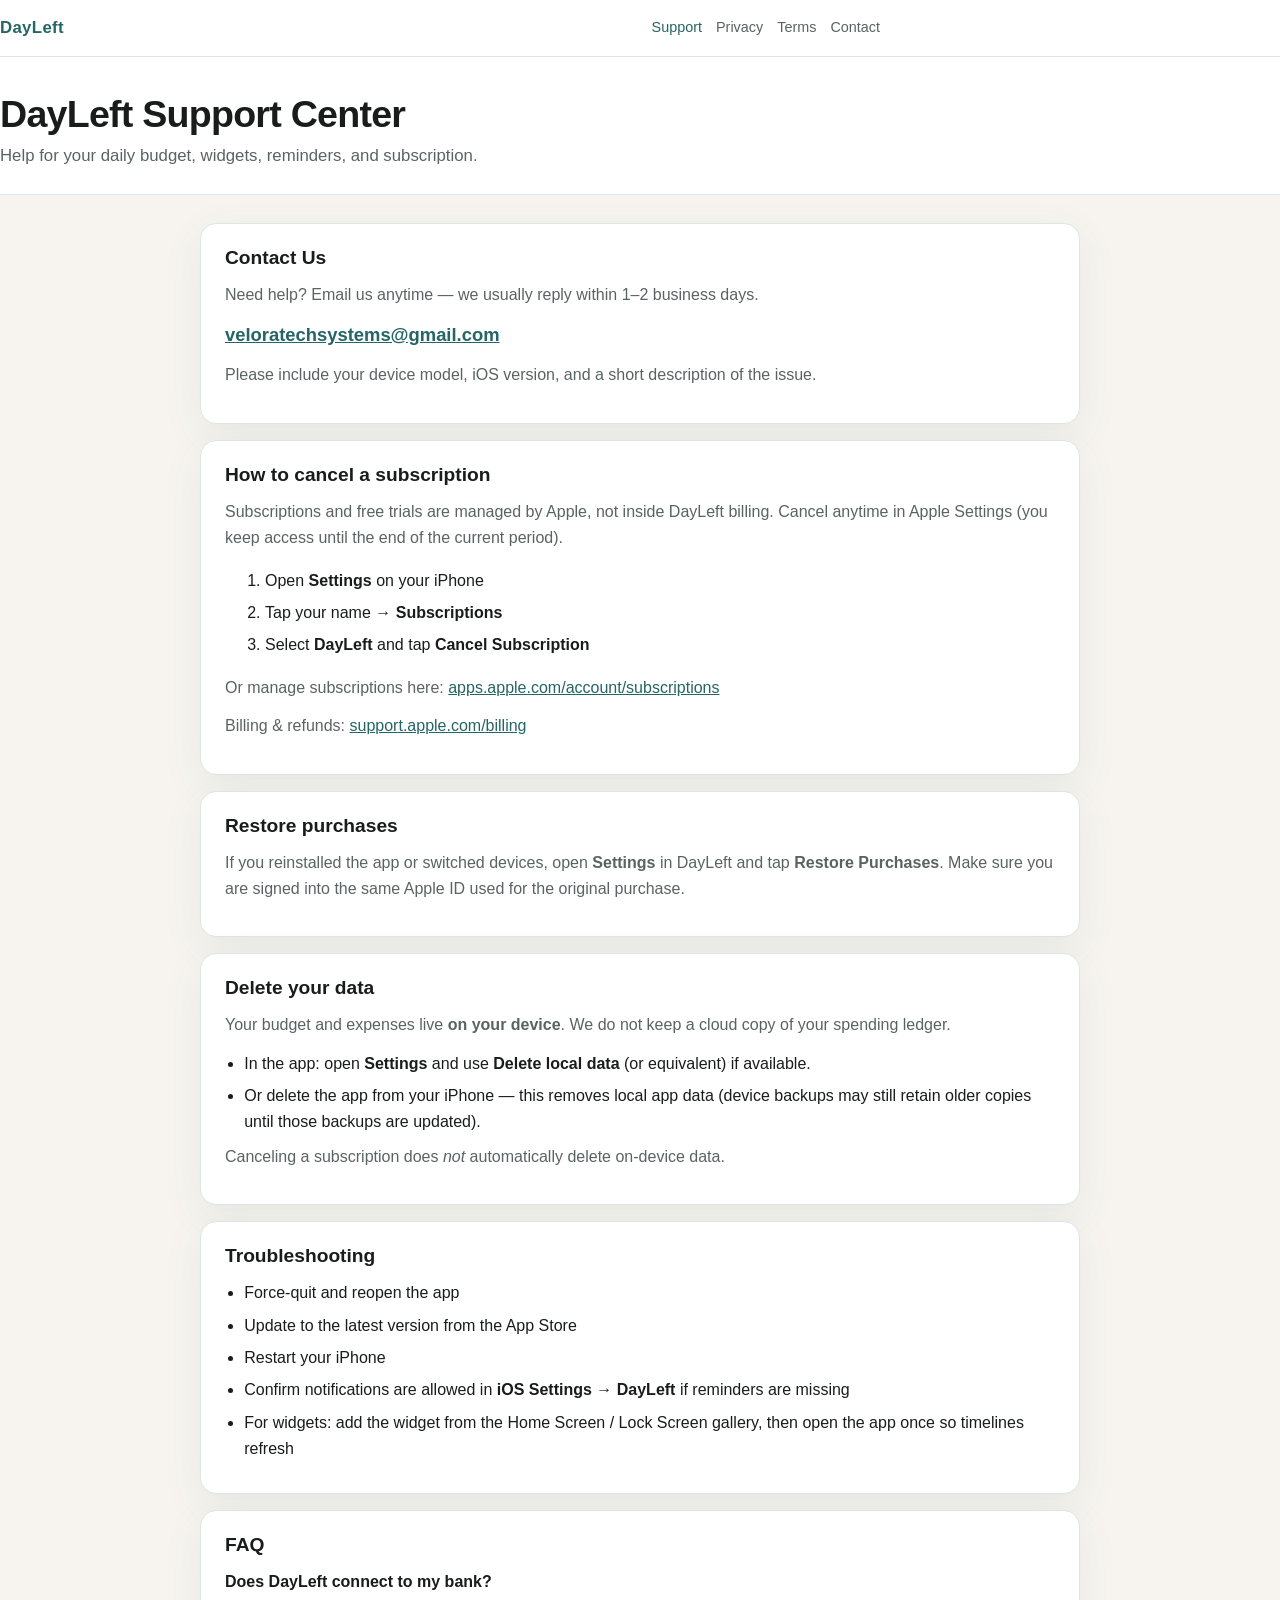
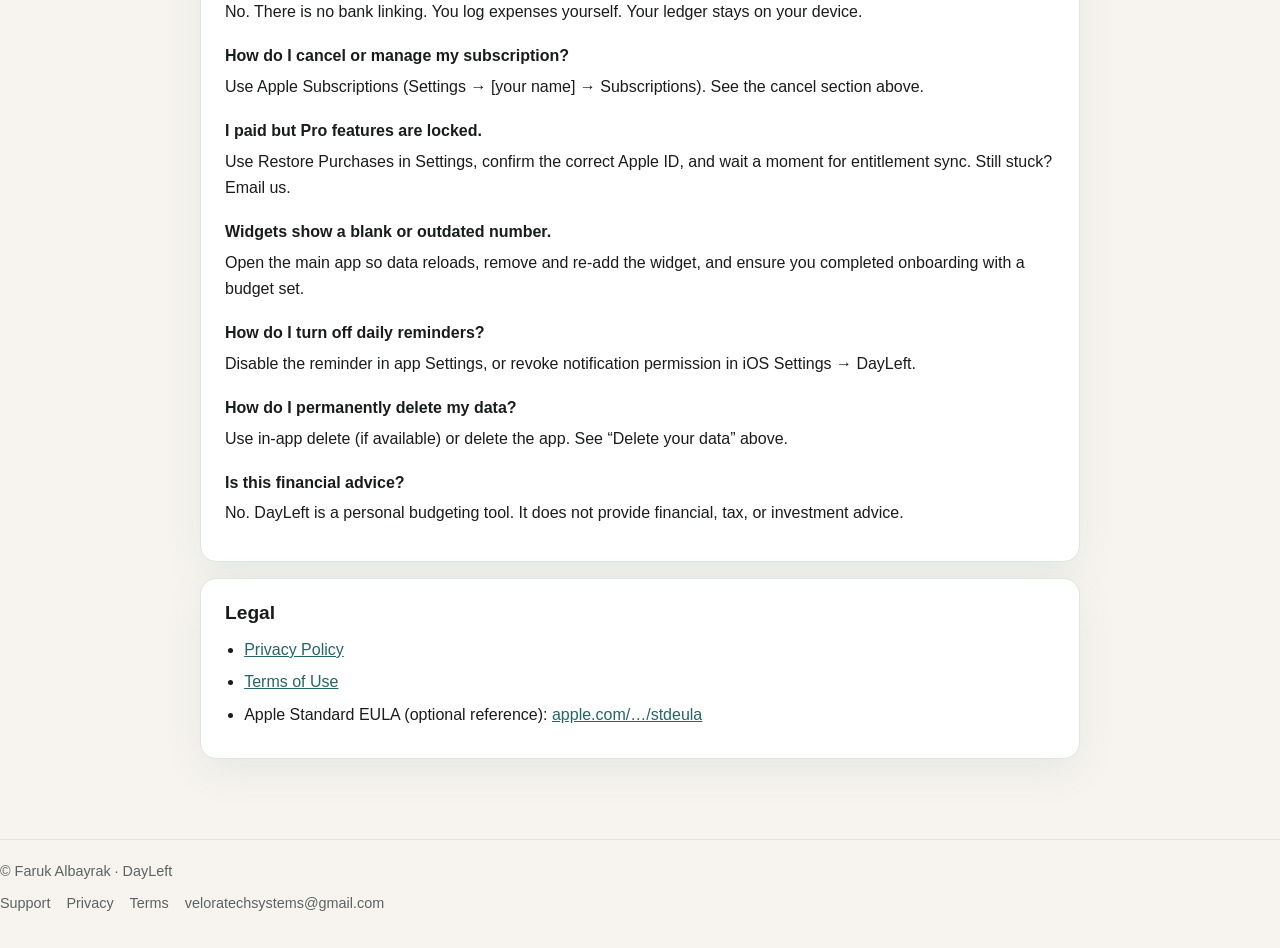
<file: index.html>
<!DOCTYPE html>
<html lang="en">
<head>
  <meta charset="utf-8" />
  <meta name="viewport" content="width=device-width, initial-scale=1" />
  <meta name="description" content="Support for DayLeft — daily budget help, subscriptions, privacy, and contact." />
  <title>DayLeft — Support</title>
  <link rel="stylesheet" href="styles.css" />
</head>
<body>
  <div class="topnav">
    <div class="wrap-wide">
      <a class="brand" href="index.html">DayLeft</a>
      <nav>
        <a href="index.html" aria-current="page">Support</a>
        <a href="privacy.html">Privacy</a>
        <a href="terms.html">Terms</a>
        <a href="mailto:veloratechsystems@gmail.com">Contact</a>
      </nav>
    </div>
  </div>

  <header class="page-header">
    <div class="wrap-wide">
      <h1>DayLeft Support Center</h1>
      <p class="subtitle">Help for your daily budget, widgets, reminders, and subscription.</p>
    </div>
  </header>

  <main class="wide">
    <section class="card">
      <h2>Contact Us</h2>
      <p class="muted">Need help? Email us anytime — we usually reply within 1–2 business days.</p>
      <p class="contact-email"><a href="mailto:veloratechsystems@gmail.com">veloratechsystems@gmail.com</a></p>
      <p class="muted">Please include your device model, iOS version, and a short description of the issue.</p>
    </section>

    <section class="card">
      <h2>How to cancel a subscription</h2>
      <p class="muted">
        Subscriptions and free trials are managed by Apple, not inside DayLeft billing.
        Cancel anytime in Apple Settings (you keep access until the end of the current period).
      </p>
      <ol>
        <li>Open <strong>Settings</strong> on your iPhone</li>
        <li>Tap your name → <strong>Subscriptions</strong></li>
        <li>Select <strong>DayLeft</strong> and tap <strong>Cancel Subscription</strong></li>
      </ol>
      <p class="muted">
        Or manage subscriptions here:
        <a href="https://apps.apple.com/account/subscriptions" rel="noopener">apps.apple.com/account/subscriptions</a>
      </p>
      <p class="muted">
        Billing &amp; refunds: <a href="https://support.apple.com/billing" rel="noopener">support.apple.com/billing</a>
      </p>
    </section>

    <section class="card">
      <h2>Restore purchases</h2>
      <p class="muted">
        If you reinstalled the app or switched devices, open <strong>Settings</strong> in DayLeft
        and tap <strong>Restore Purchases</strong>. Make sure you are signed into the same Apple ID
        used for the original purchase.
      </p>
    </section>

    <section class="card">
      <h2>Delete your data</h2>
      <p class="muted">
        Your budget and expenses live <strong>on your device</strong>. We do not keep a cloud copy of your spending ledger.
      </p>
      <ul>
        <li>In the app: open <strong>Settings</strong> and use <strong>Delete local data</strong> (or equivalent) if available.</li>
        <li>Or delete the app from your iPhone — this removes local app data (device backups may still retain older copies until those backups are updated).</li>
      </ul>
      <p class="muted">Canceling a subscription does <em>not</em> automatically delete on-device data.</p>
    </section>

    <section class="card">
      <h2>Troubleshooting</h2>
      <ul>
        <li>Force-quit and reopen the app</li>
        <li>Update to the latest version from the App Store</li>
        <li>Restart your iPhone</li>
        <li>Confirm notifications are allowed in <strong>iOS Settings → DayLeft</strong> if reminders are missing</li>
        <li>For widgets: add the widget from the Home Screen / Lock Screen gallery, then open the app once so timelines refresh</li>
      </ul>
    </section>

    <section class="card">
      <h2>FAQ</h2>

      <div class="faq-item">
        <strong>Does DayLeft connect to my bank?</strong>
        <p>No. There is no bank linking. You log expenses yourself. Your ledger stays on your device.</p>
      </div>

      <div class="faq-item">
        <strong>How do I cancel or manage my subscription?</strong>
        <p>Use Apple Subscriptions (Settings → [your name] → Subscriptions). See the cancel section above.</p>
      </div>

      <div class="faq-item">
        <strong>I paid but Pro features are locked.</strong>
        <p>Use Restore Purchases in Settings, confirm the correct Apple ID, and wait a moment for entitlement sync. Still stuck? Email us.</p>
      </div>

      <div class="faq-item">
        <strong>Widgets show a blank or outdated number.</strong>
        <p>Open the main app so data reloads, remove and re-add the widget, and ensure you completed onboarding with a budget set.</p>
      </div>

      <div class="faq-item">
        <strong>How do I turn off daily reminders?</strong>
        <p>Disable the reminder in app Settings, or revoke notification permission in iOS Settings → DayLeft.</p>
      </div>

      <div class="faq-item">
        <strong>How do I permanently delete my data?</strong>
        <p>Use in-app delete (if available) or delete the app. See “Delete your data” above.</p>
      </div>

      <div class="faq-item">
        <strong>Is this financial advice?</strong>
        <p>No. DayLeft is a personal budgeting tool. It does not provide financial, tax, or investment advice.</p>
      </div>
    </section>

    <section class="card">
      <h2>Legal</h2>
      <ul>
        <li><a href="privacy.html">Privacy Policy</a></li>
        <li><a href="terms.html">Terms of Use</a></li>
        <li>Apple Standard EULA (optional reference):
          <a href="https://www.apple.com/legal/internet-services/itunes/dev/stdeula/" rel="noopener">apple.com/…/stdeula</a>
        </li>
      </ul>
    </section>
  </main>

  <footer>
    <div class="wrap-wide">
      <div>© Faruk Albayrak · DayLeft</div>
      <div class="links">
        <a href="index.html">Support</a>
        <a href="privacy.html">Privacy</a>
        <a href="terms.html">Terms</a>
        <a href="mailto:veloratechsystems@gmail.com">veloratechsystems@gmail.com</a>
      </div>
    </div>
  </footer>
</body>
</html>
</file>
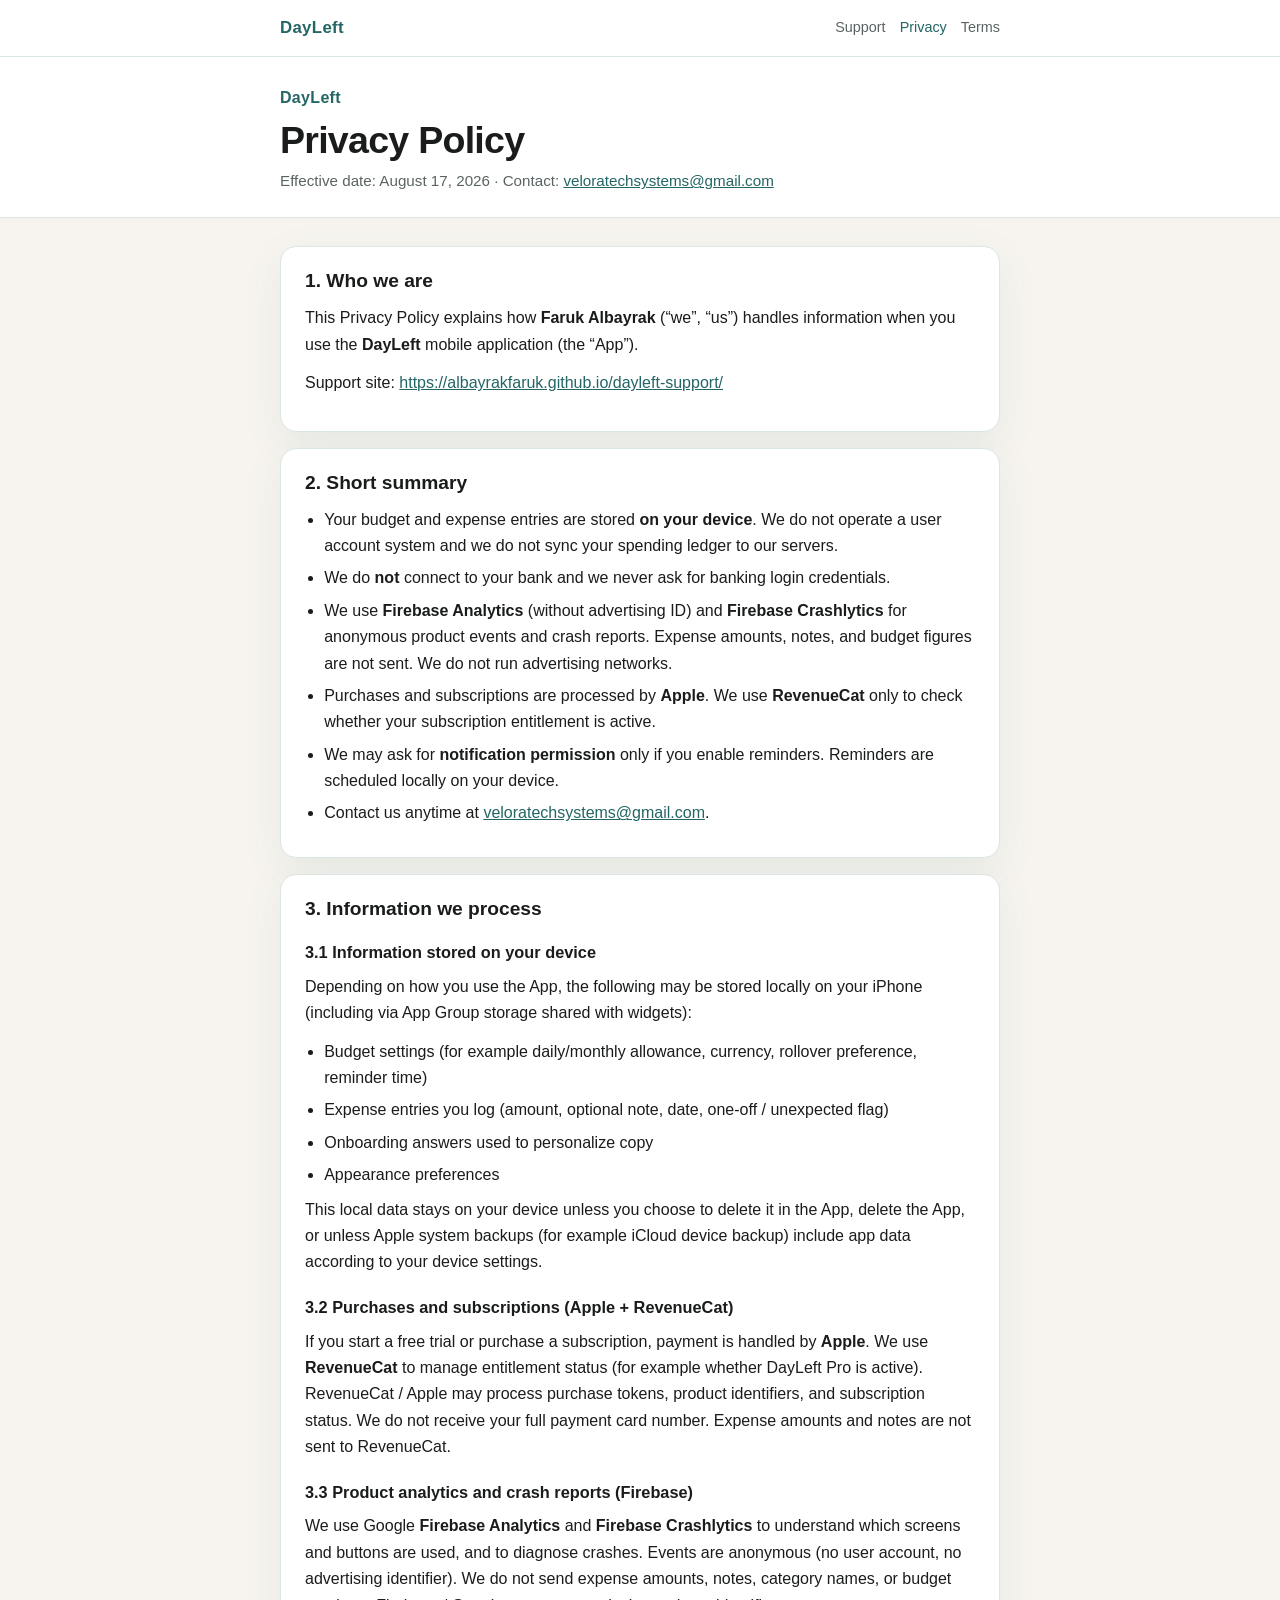
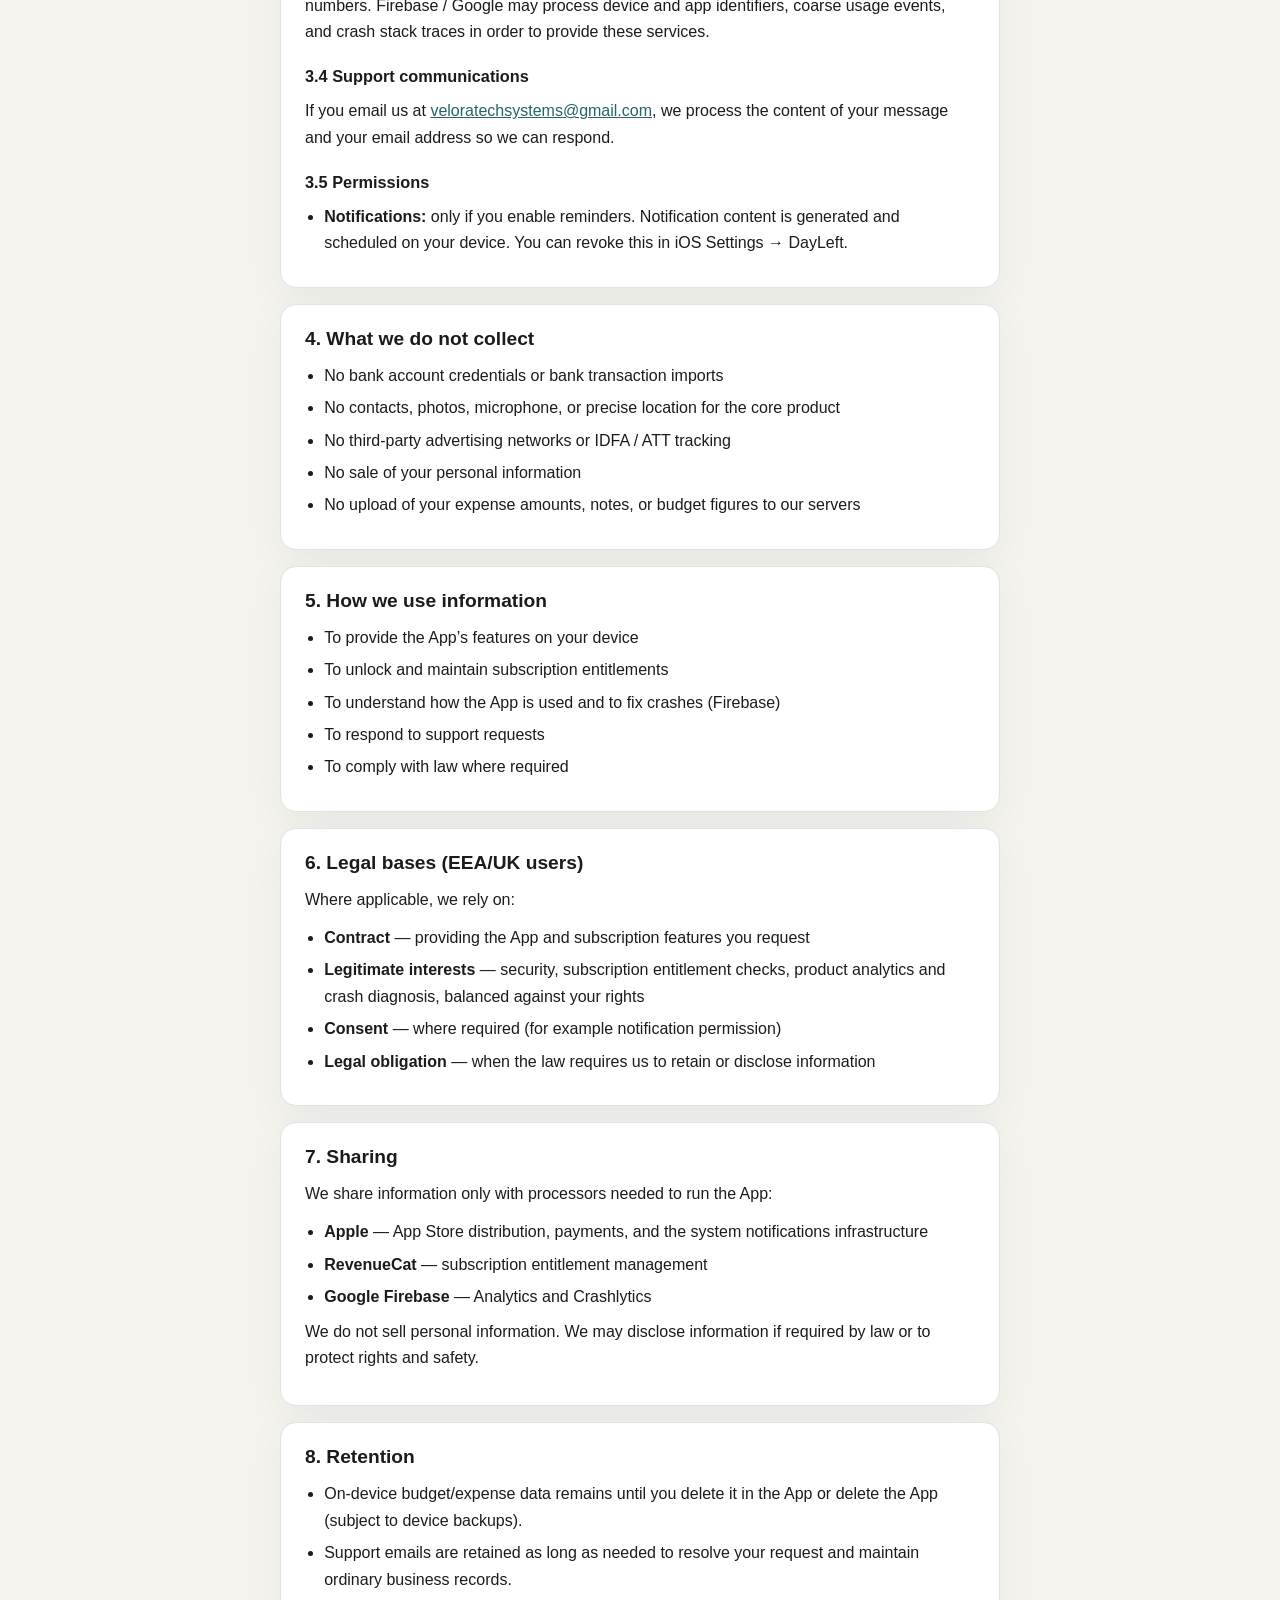
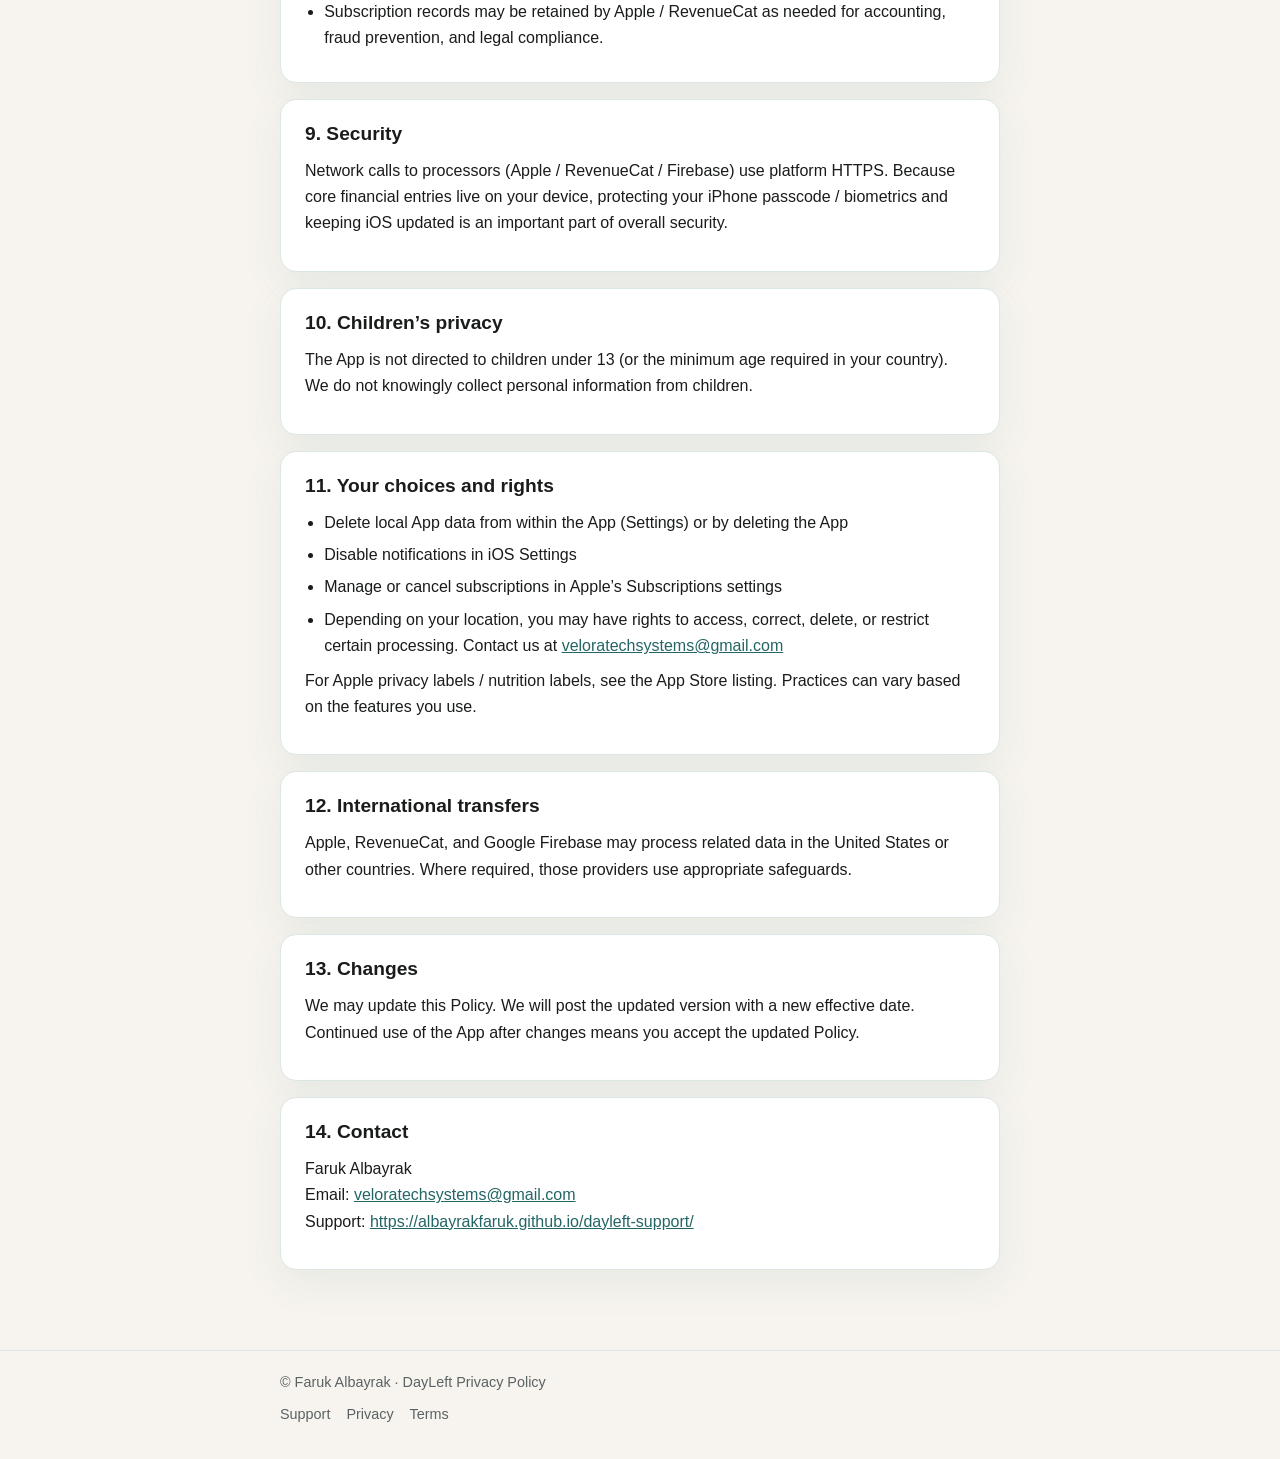
<file: privacy.html>
<!DOCTYPE html>
<html lang="en">
<head>
  <meta charset="utf-8" />
  <meta name="viewport" content="width=device-width, initial-scale=1" />
  <meta name="description" content="Privacy Policy for DayLeft." />
  <title>Privacy Policy — DayLeft</title>
  <link rel="stylesheet" href="styles.css" />
</head>
<body>
  <div class="topnav">
    <div class="wrap">
      <a class="brand" href="index.html">DayLeft</a>
      <nav>
        <a href="index.html">Support</a>
        <a href="privacy.html" aria-current="page">Privacy</a>
        <a href="terms.html">Terms</a>
      </nav>
    </div>
  </div>

  <header class="page-header">
    <div class="wrap">
      <div class="brand-mark">DayLeft</div>
      <h1>Privacy Policy</h1>
      <div class="meta">Effective date: August 17, 2026 · Contact: <a href="mailto:veloratechsystems@gmail.com">veloratechsystems@gmail.com</a></div>
    </div>
  </header>

  <main>
    <section class="card">
      <h2>1. Who we are</h2>
      <p>
        This Privacy Policy explains how <strong>Faruk Albayrak</strong> (“we”, “us”) handles information
        when you use the <strong>DayLeft</strong> mobile application (the “App”).
      </p>
      <p>
        Support site:
        <a href="https://albayrakfaruk.github.io/dayleft-support/">https://albayrakfaruk.github.io/dayleft-support/</a>
      </p>
    </section>

    <section class="card">
      <h2>2. Short summary</h2>
      <ul>
        <li>Your budget and expense entries are stored <strong>on your device</strong>. We do not operate a user account system and we do not sync your spending ledger to our servers.</li>
        <li>We do <strong>not</strong> connect to your bank and we never ask for banking login credentials.</li>
        <li>We use <strong>Firebase Analytics</strong> (without advertising ID) and <strong>Firebase Crashlytics</strong> for anonymous product events and crash reports. Expense amounts, notes, and budget figures are not sent. We do not run advertising networks.</li>
        <li>Purchases and subscriptions are processed by <strong>Apple</strong>. We use <strong>RevenueCat</strong> only to check whether your subscription entitlement is active.</li>
        <li>We may ask for <strong>notification permission</strong> only if you enable reminders. Reminders are scheduled locally on your device.</li>
        <li>Contact us anytime at <a href="mailto:veloratechsystems@gmail.com">veloratechsystems@gmail.com</a>.</li>
      </ul>
    </section>

    <section class="card">
      <h2>3. Information we process</h2>
      <h3>3.1 Information stored on your device</h3>
      <p>Depending on how you use the App, the following may be stored locally on your iPhone (including via App Group storage shared with widgets):</p>
      <ul>
        <li>Budget settings (for example daily/monthly allowance, currency, rollover preference, reminder time)</li>
        <li>Expense entries you log (amount, optional note, date, one-off / unexpected flag)</li>
        <li>Onboarding answers used to personalize copy</li>
        <li>Appearance preferences</li>
      </ul>
      <p>This local data stays on your device unless you choose to delete it in the App, delete the App, or unless Apple system backups (for example iCloud device backup) include app data according to your device settings.</p>

      <h3>3.2 Purchases and subscriptions (Apple + RevenueCat)</h3>
      <p>
        If you start a free trial or purchase a subscription, payment is handled by <strong>Apple</strong>.
        We use <strong>RevenueCat</strong> to manage entitlement status (for example whether DayLeft Pro is active).
        RevenueCat / Apple may process purchase tokens, product identifiers, and subscription status.
        We do not receive your full payment card number. Expense amounts and notes are not sent to RevenueCat.
      </p>

      <h3>3.3 Product analytics and crash reports (Firebase)</h3>
      <p>
        We use Google <strong>Firebase Analytics</strong> and <strong>Firebase Crashlytics</strong> to understand which screens and buttons are used, and to diagnose crashes.
        Events are anonymous (no user account, no advertising identifier). We do not send expense amounts, notes, category names, or budget numbers.
        Firebase / Google may process device and app identifiers, coarse usage events, and crash stack traces in order to provide these services.
      </p>

      <h3>3.4 Support communications</h3>
      <p>
        If you email us at <a href="mailto:veloratechsystems@gmail.com">veloratechsystems@gmail.com</a>, we process the content of your
        message and your email address so we can respond.
      </p>

      <h3>3.5 Permissions</h3>
      <ul>
        <li><strong>Notifications:</strong> only if you enable reminders. Notification content is generated and scheduled on your device. You can revoke this in iOS Settings → DayLeft.</li>
      </ul>
    </section>

    <section class="card">
      <h2>4. What we do not collect</h2>
      <ul>
        <li>No bank account credentials or bank transaction imports</li>
        <li>No contacts, photos, microphone, or precise location for the core product</li>
        <li>No third-party advertising networks or IDFA / ATT tracking</li>
        <li>No sale of your personal information</li>
        <li>No upload of your expense amounts, notes, or budget figures to our servers</li>
      </ul>
    </section>

    <section class="card">
      <h2>5. How we use information</h2>
      <ul>
        <li>To provide the App’s features on your device</li>
        <li>To unlock and maintain subscription entitlements</li>
        <li>To understand how the App is used and to fix crashes (Firebase)</li>
        <li>To respond to support requests</li>
        <li>To comply with law where required</li>
      </ul>
    </section>

    <section class="card">
      <h2>6. Legal bases (EEA/UK users)</h2>
      <p>Where applicable, we rely on:</p>
      <ul>
        <li><strong>Contract</strong> — providing the App and subscription features you request</li>
        <li><strong>Legitimate interests</strong> — security, subscription entitlement checks, product analytics and crash diagnosis, balanced against your rights</li>
        <li><strong>Consent</strong> — where required (for example notification permission)</li>
        <li><strong>Legal obligation</strong> — when the law requires us to retain or disclose information</li>
      </ul>
    </section>

    <section class="card">
      <h2>7. Sharing</h2>
      <p>We share information only with processors needed to run the App:</p>
      <ul>
        <li><strong>Apple</strong> — App Store distribution, payments, and the system notifications infrastructure</li>
        <li><strong>RevenueCat</strong> — subscription entitlement management</li>
        <li><strong>Google Firebase</strong> — Analytics and Crashlytics</li>
      </ul>
      <p>We do not sell personal information. We may disclose information if required by law or to protect rights and safety.</p>
    </section>

    <section class="card">
      <h2>8. Retention</h2>
      <ul>
        <li>On-device budget/expense data remains until you delete it in the App or delete the App (subject to device backups).</li>
        <li>Support emails are retained as long as needed to resolve your request and maintain ordinary business records.</li>
        <li>Subscription records may be retained by Apple / RevenueCat as needed for accounting, fraud prevention, and legal compliance.</li>
      </ul>
    </section>

    <section class="card">
      <h2>9. Security</h2>
      <p>
        Network calls to processors (Apple / RevenueCat / Firebase) use platform HTTPS.
        Because core financial entries live on your device, protecting your iPhone passcode / biometrics and
        keeping iOS updated is an important part of overall security.
      </p>
    </section>

    <section class="card">
      <h2>10. Children’s privacy</h2>
      <p>
        The App is not directed to children under 13 (or the minimum age required in your country).
        We do not knowingly collect personal information from children.
      </p>
    </section>

    <section class="card">
      <h2>11. Your choices and rights</h2>
      <ul>
        <li>Delete local App data from within the App (Settings) or by deleting the App</li>
        <li>Disable notifications in iOS Settings</li>
        <li>Manage or cancel subscriptions in Apple’s Subscriptions settings</li>
        <li>Depending on your location, you may have rights to access, correct, delete, or restrict certain processing. Contact us at <a href="mailto:veloratechsystems@gmail.com">veloratechsystems@gmail.com</a></li>
      </ul>
      <p>
        For Apple privacy labels / nutrition labels, see the App Store listing. Practices can vary based on the features you use.
      </p>
    </section>

    <section class="card">
      <h2>12. International transfers</h2>
      <p>
        Apple, RevenueCat, and Google Firebase may process related data in the United States or other countries.
        Where required, those providers use appropriate safeguards.
      </p>
    </section>

    <section class="card">
      <h2>13. Changes</h2>
      <p>
        We may update this Policy. We will post the updated version with a new effective date.
        Continued use of the App after changes means you accept the updated Policy.
      </p>
    </section>

    <section class="card">
      <h2>14. Contact</h2>
      <p>
        Faruk Albayrak<br />
        Email: <a href="mailto:veloratechsystems@gmail.com">veloratechsystems@gmail.com</a><br />
        Support:
        <a href="https://albayrakfaruk.github.io/dayleft-support/">https://albayrakfaruk.github.io/dayleft-support/</a>
      </p>
    </section>
  </main>

  <footer>
    <div class="wrap">
      <div>© Faruk Albayrak · DayLeft Privacy Policy</div>
      <div class="links">
        <a href="index.html">Support</a>
        <a href="privacy.html">Privacy</a>
        <a href="terms.html">Terms</a>
      </div>
    </div>
  </footer>
</body>
</html>
</file>
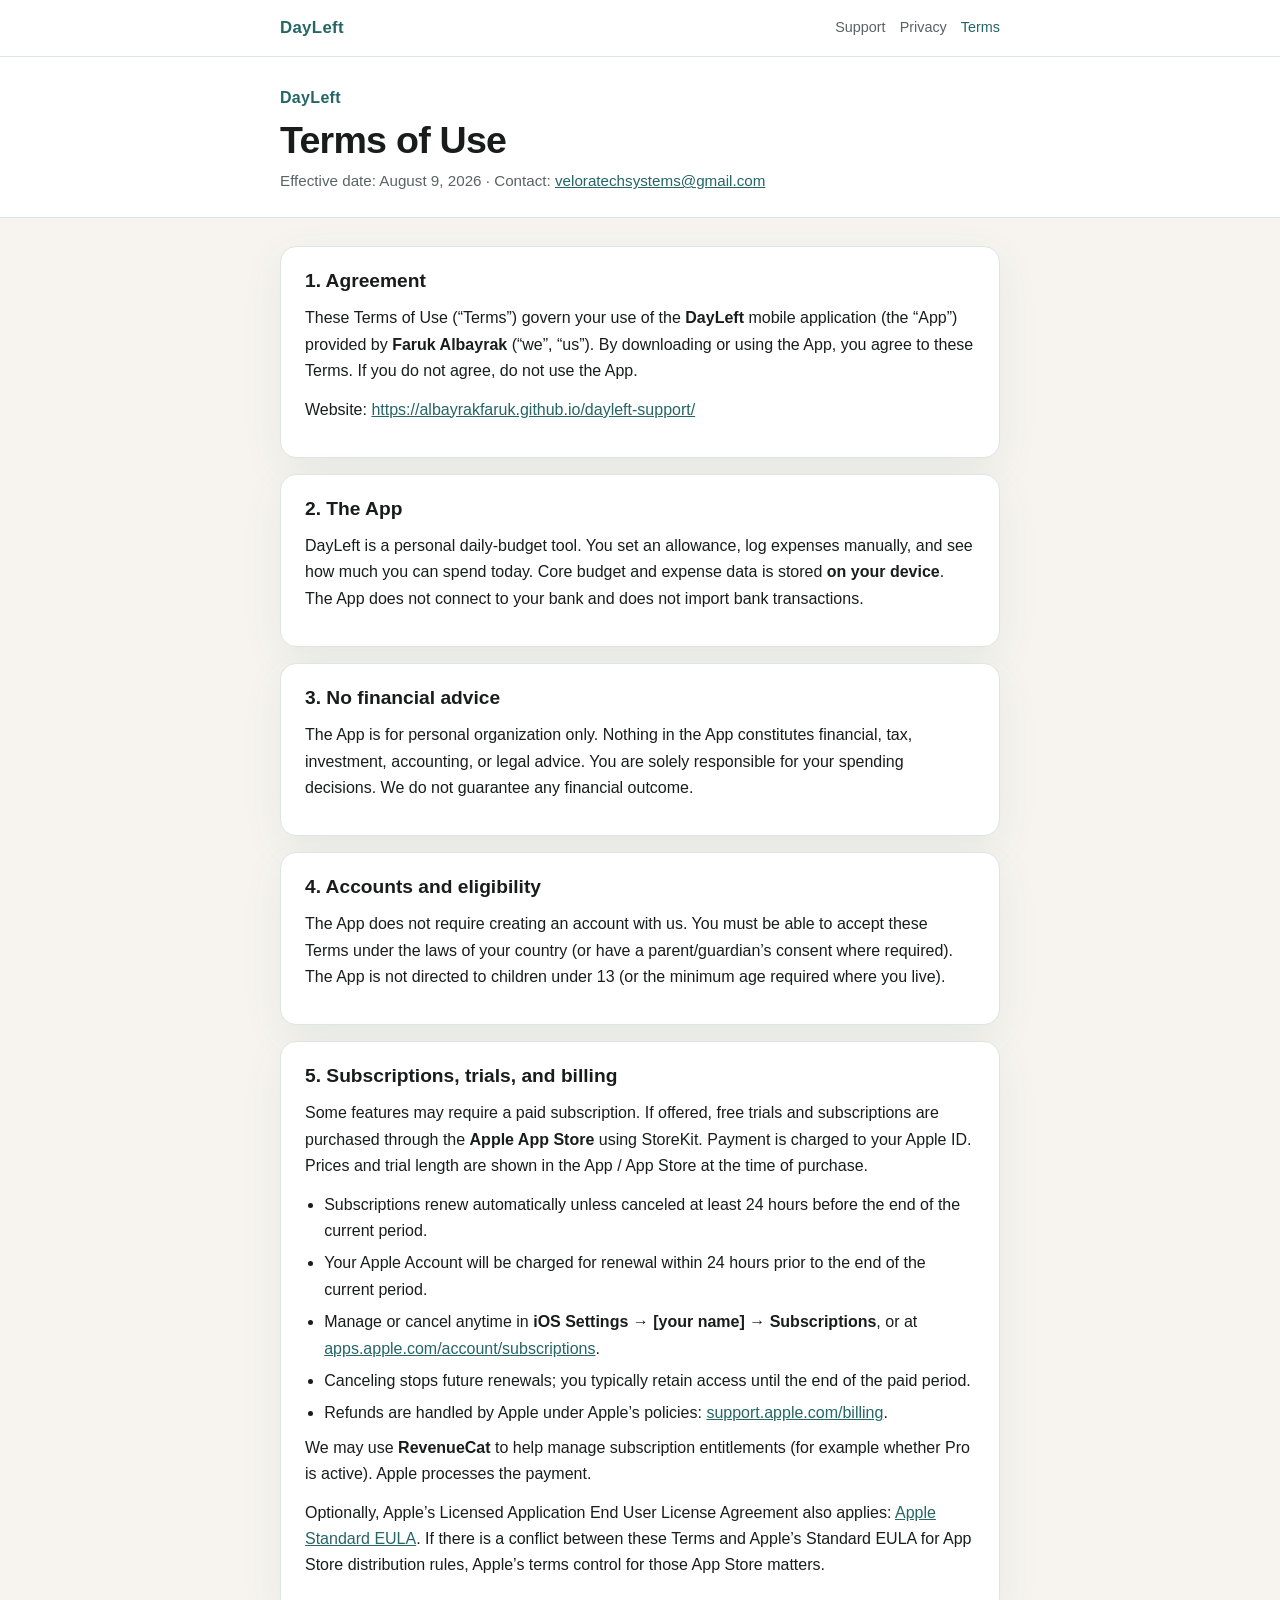
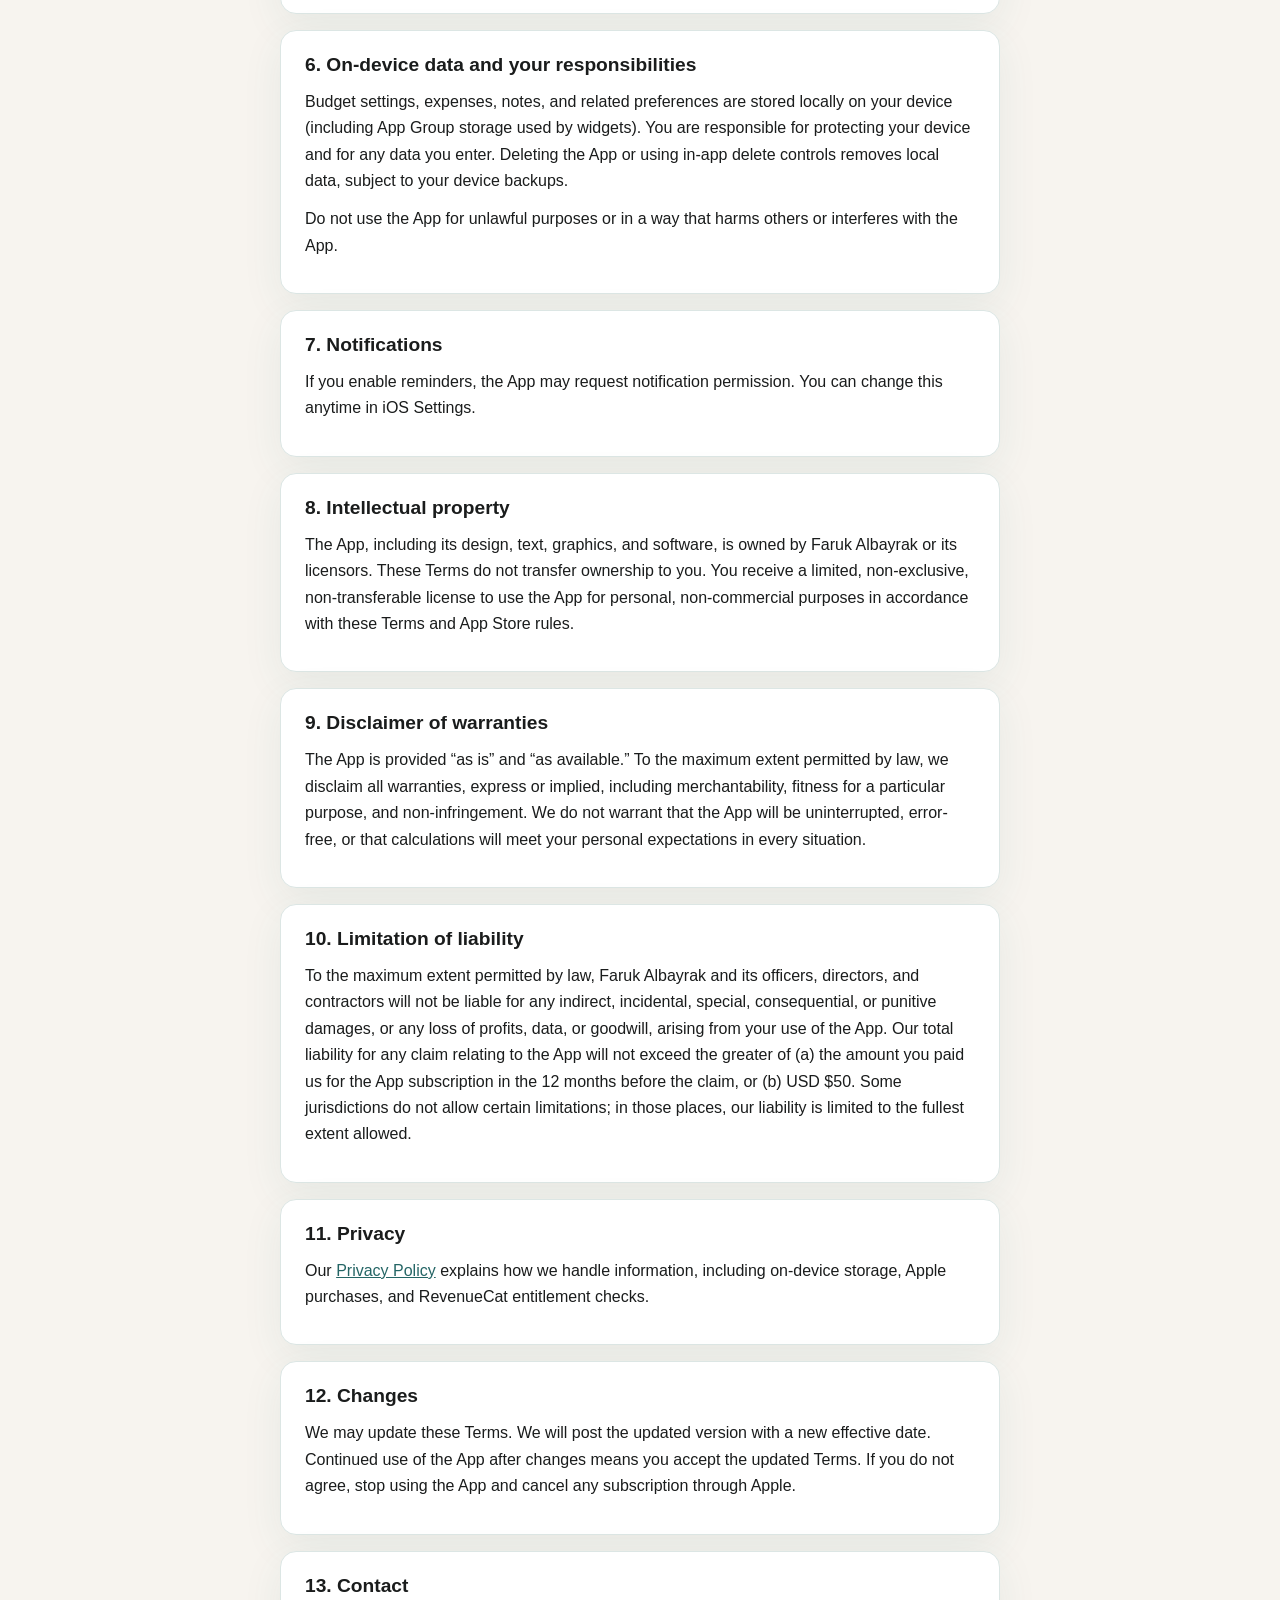
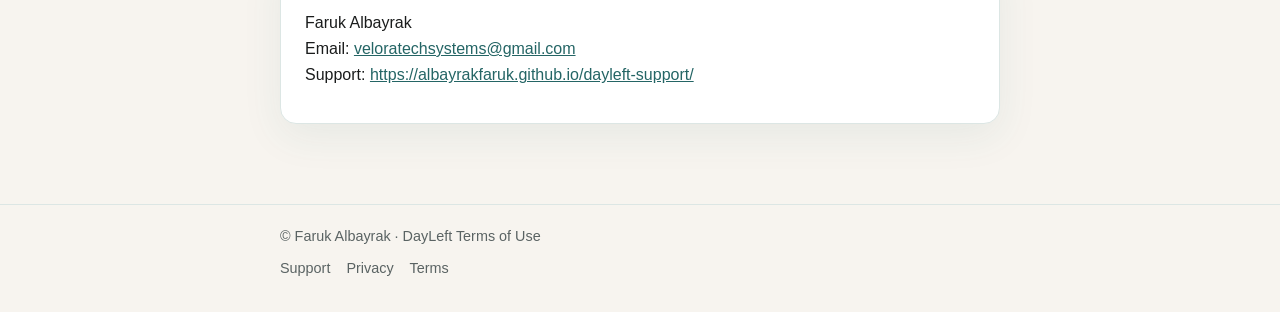
<file: terms.html>
<!DOCTYPE html>
<html lang="en">
<head>
  <meta charset="utf-8" />
  <meta name="viewport" content="width=device-width, initial-scale=1" />
  <meta name="description" content="Terms of Use for DayLeft." />
  <title>Terms of Use — DayLeft</title>
  <link rel="stylesheet" href="styles.css" />
</head>
<body>
  <div class="topnav">
    <div class="wrap">
      <a class="brand" href="index.html">DayLeft</a>
      <nav>
        <a href="index.html">Support</a>
        <a href="privacy.html">Privacy</a>
        <a href="terms.html" aria-current="page">Terms</a>
      </nav>
    </div>
  </div>

  <header class="page-header">
    <div class="wrap">
      <div class="brand-mark">DayLeft</div>
      <h1>Terms of Use</h1>
      <div class="meta">Effective date: August 9, 2026 · Contact: <a href="mailto:veloratechsystems@gmail.com">veloratechsystems@gmail.com</a></div>
    </div>
  </header>

  <main>
    <section class="card">
      <h2>1. Agreement</h2>
      <p>
        These Terms of Use (“Terms”) govern your use of the <strong>DayLeft</strong> mobile application
        (the “App”) provided by <strong>Faruk Albayrak</strong> (“we”, “us”).
        By downloading or using the App, you agree to these Terms.
        If you do not agree, do not use the App.
      </p>
      <p>Website: <a href="https://albayrakfaruk.github.io/dayleft-support/">https://albayrakfaruk.github.io/dayleft-support/</a></p>
    </section>

    <section class="card">
      <h2>2. The App</h2>
      <p>
        DayLeft is a personal daily-budget tool. You set an allowance, log expenses manually,
        and see how much you can spend today. Core budget and expense data is stored
        <strong>on your device</strong>. The App does not connect to your bank and does not import bank transactions.
      </p>
    </section>

    <section class="card">
      <h2>3. No financial advice</h2>
      <p>
        The App is for personal organization only. Nothing in the App constitutes financial, tax, investment,
        accounting, or legal advice. You are solely responsible for your spending decisions.
        We do not guarantee any financial outcome.
      </p>
    </section>

    <section class="card">
      <h2>4. Accounts and eligibility</h2>
      <p>
        The App does not require creating an account with us. You must be able to accept these Terms
        under the laws of your country (or have a parent/guardian’s consent where required).
        The App is not directed to children under 13 (or the minimum age required where you live).
      </p>
    </section>

    <section class="card">
      <h2>5. Subscriptions, trials, and billing</h2>
      <p>
        Some features may require a paid subscription. If offered, free trials and subscriptions are purchased
        through the <strong>Apple App Store</strong> using StoreKit. Payment is charged to your Apple ID.
        Prices and trial length are shown in the App / App Store at the time of purchase.
      </p>
      <ul>
        <li>Subscriptions renew automatically unless canceled at least 24 hours before the end of the current period.</li>
        <li>Your Apple Account will be charged for renewal within 24 hours prior to the end of the current period.</li>
        <li>Manage or cancel anytime in <strong>iOS Settings → [your name] → Subscriptions</strong>, or at
          <a href="https://apps.apple.com/account/subscriptions" rel="noopener">apps.apple.com/account/subscriptions</a>.</li>
        <li>Canceling stops future renewals; you typically retain access until the end of the paid period.</li>
        <li>Refunds are handled by Apple under Apple’s policies:
          <a href="https://support.apple.com/billing" rel="noopener">support.apple.com/billing</a>.</li>
      </ul>
      <p>
        We may use <strong>RevenueCat</strong> to help manage subscription entitlements (for example whether Pro is active).
        Apple processes the payment.
      </p>
      <p>
        Optionally, Apple’s Licensed Application End User License Agreement also applies:
        <a href="https://www.apple.com/legal/internet-services/itunes/dev/stdeula/" rel="noopener">Apple Standard EULA</a>.
        If there is a conflict between these Terms and Apple’s Standard EULA for App Store distribution rules,
        Apple’s terms control for those App Store matters.
      </p>
    </section>

    <section class="card">
      <h2>6. On-device data and your responsibilities</h2>
      <p>
        Budget settings, expenses, notes, and related preferences are stored locally on your device
        (including App Group storage used by widgets). You are responsible for protecting your device
        and for any data you enter. Deleting the App or using in-app delete controls removes local data,
        subject to your device backups.
      </p>
      <p>Do not use the App for unlawful purposes or in a way that harms others or interferes with the App.</p>
    </section>

    <section class="card">
      <h2>7. Notifications</h2>
      <p>
        If you enable reminders, the App may request notification permission.
        You can change this anytime in iOS Settings.
      </p>
    </section>

    <section class="card">
      <h2>8. Intellectual property</h2>
      <p>
        The App, including its design, text, graphics, and software, is owned by Faruk Albayrak or its licensors.
        These Terms do not transfer ownership to you. You receive a limited, non-exclusive, non-transferable
        license to use the App for personal, non-commercial purposes in accordance with these Terms and App Store rules.
      </p>
    </section>

    <section class="card">
      <h2>9. Disclaimer of warranties</h2>
      <p>
        The App is provided “as is” and “as available.” To the maximum extent permitted by law,
        we disclaim all warranties, express or implied, including merchantability, fitness for a particular purpose,
        and non-infringement. We do not warrant that the App will be uninterrupted, error-free, or that
        calculations will meet your personal expectations in every situation.
      </p>
    </section>

    <section class="card">
      <h2>10. Limitation of liability</h2>
      <p>
        To the maximum extent permitted by law, Faruk Albayrak and its officers, directors, and contractors
        will not be liable for any indirect, incidental, special, consequential, or punitive damages,
        or any loss of profits, data, or goodwill, arising from your use of the App.
        Our total liability for any claim relating to the App will not exceed the greater of
        (a) the amount you paid us for the App subscription in the 12 months before the claim, or (b) USD $50.
        Some jurisdictions do not allow certain limitations; in those places, our liability is limited to the fullest extent allowed.
      </p>
    </section>

    <section class="card">
      <h2>11. Privacy</h2>
      <p>
        Our <a href="privacy.html">Privacy Policy</a> explains how we handle information,
        including on-device storage, Apple purchases, and RevenueCat entitlement checks.
      </p>
    </section>

    <section class="card">
      <h2>12. Changes</h2>
      <p>
        We may update these Terms. We will post the updated version with a new effective date.
        Continued use of the App after changes means you accept the updated Terms.
        If you do not agree, stop using the App and cancel any subscription through Apple.
      </p>
    </section>

    <section class="card">
      <h2>13. Contact</h2>
      <p>
        Faruk Albayrak<br />
        Email: <a href="mailto:veloratechsystems@gmail.com">veloratechsystems@gmail.com</a><br />
        Support: <a href="https://albayrakfaruk.github.io/dayleft-support/">https://albayrakfaruk.github.io/dayleft-support/</a>
      </p>
    </section>
  </main>

  <footer>
    <div class="wrap">
      <div>© Faruk Albayrak · DayLeft Terms of Use</div>
      <div class="links">
        <a href="index.html">Support</a>
        <a href="privacy.html">Privacy</a>
        <a href="terms.html">Terms</a>
      </div>
    </div>
  </footer>
</body>
</html>
</file>
<file: styles.css>
:root {
  color-scheme: light;
  --bg: #F7F4EF;
  --ink: #1a1c1c;
  --muted: #5a6363;
  --accent: #246565;
  --accent-soft: #e8f3f2;
  --card: #ffffff;
  --line: #dce6e4;
  --shadow: 0 12px 40px rgba(36, 101, 101, 0.08);
}

* { box-sizing: border-box; }

body {
  margin: 0;
  font-family: -apple-system, BlinkMacSystemFont, "Segoe UI", Helvetica, Arial, sans-serif;
  background: var(--bg);
  color: var(--ink);
  line-height: 1.65;
}

a { color: var(--accent); }
a:hover { text-decoration: underline; }

.wrap,
header .wrap,
main,
footer .wrap {
  width: min(720px, calc(100% - 40px));
  margin: 0 auto;
}

.wrap-wide,
main.wide {
  width: min(880px, calc(100% - 32px));
}

/* Top nav */
.topnav {
  background: var(--card);
  border-bottom: 1px solid var(--line);
  padding: 14px 0;
  position: sticky;
  top: 0;
  z-index: 10;
}

.topnav .wrap,
.topnav .wrap-wide {
  display: flex;
  align-items: center;
  justify-content: space-between;
  gap: 16px;
  flex-wrap: wrap;
}

.topnav .brand {
  color: var(--accent);
  font-weight: 700;
  letter-spacing: 0.02em;
  text-decoration: none;
  font-size: 1.05rem;
}

.topnav nav {
  display: flex;
  flex-wrap: wrap;
  gap: 6px 14px;
  font-size: 0.9rem;
}

.topnav nav a {
  color: var(--muted);
  text-decoration: none;
  font-weight: 500;
}

.topnav nav a:hover,
.topnav nav a[aria-current="page"] {
  color: var(--accent);
}

/* Page header */
.page-header {
  background: var(--card);
  border-bottom: 1px solid var(--line);
  padding: 28px 0 24px;
}

.page-header .brand-mark {
  color: var(--accent);
  font-weight: 700;
  letter-spacing: 0.02em;
  margin-bottom: 4px;
}

.page-header h1 {
  margin: 8px 0 6px;
  font-size: clamp(1.75rem, 5vw, 2.35rem);
  line-height: 1.15;
  letter-spacing: -0.02em;
}

.page-header .subtitle {
  margin: 0;
  color: var(--muted);
  font-size: 1.05rem;
}

.page-header .meta {
  color: var(--muted);
  font-size: 0.95rem;
}

.langs {
  margin-top: 14px;
  display: flex;
  gap: 10px;
}

.langs a {
  font-size: 0.85rem;
  color: var(--accent);
  text-decoration: none;
  border: 1px solid var(--line);
  background: var(--bg);
  padding: 6px 12px;
  border-radius: 999px;
  font-weight: 600;
}

.langs a[aria-current="page"] {
  background: var(--accent-soft);
  border-color: #b7d5d2;
}

/* Main */
main {
  padding: 28px 0 64px;
}

.note {
  background: var(--accent-soft);
  border: 1px solid #cfe3e1;
  color: #1f4d4d;
  border-radius: 12px;
  padding: 14px 16px;
  margin-bottom: 18px;
  font-size: 0.95rem;
}

.note code {
  font-size: 0.88em;
  background: rgba(255, 255, 255, 0.7);
  padding: 1px 5px;
  border-radius: 4px;
}

section.card {
  background: var(--card);
  border: 1px solid var(--line);
  border-radius: 16px;
  padding: 22px 24px;
  margin-bottom: 16px;
  box-shadow: var(--shadow);
}

section.card h2 {
  margin: 0 0 12px;
  font-size: 1.2rem;
  line-height: 1.25;
}

section.card h3 {
  margin: 18px 0 8px;
  font-size: 1.02rem;
}

section.card p {
  margin: 0 0 12px;
  color: var(--ink);
}

section.card p.muted,
.muted {
  color: var(--muted);
}

section.card ul {
  margin: 0 0 8px;
  padding-left: 1.2rem;
}

section.card li {
  margin-bottom: 6px;
}

.faq-item {
  margin-bottom: 18px;
}

.faq-item:last-child {
  margin-bottom: 0;
}

.faq-item strong {
  display: block;
  color: var(--ink);
  margin-bottom: 4px;
}

.faq-item p {
  margin: 0;
  color: var(--muted);
}

.contact-email {
  font-size: 1.15rem;
  font-weight: 700;
}

footer {
  border-top: 1px solid var(--line);
  padding: 20px 0 32px;
  color: var(--muted);
  font-size: 0.9rem;
}

footer a {
  color: var(--muted);
  text-decoration: none;
}

footer a:hover {
  color: var(--accent);
}

footer .links {
  display: flex;
  flex-wrap: wrap;
  gap: 8px 16px;
  margin-top: 8px;
}

@media (max-width: 480px) {
  section.card {
    padding: 18px 16px;
  }
}
</file>
